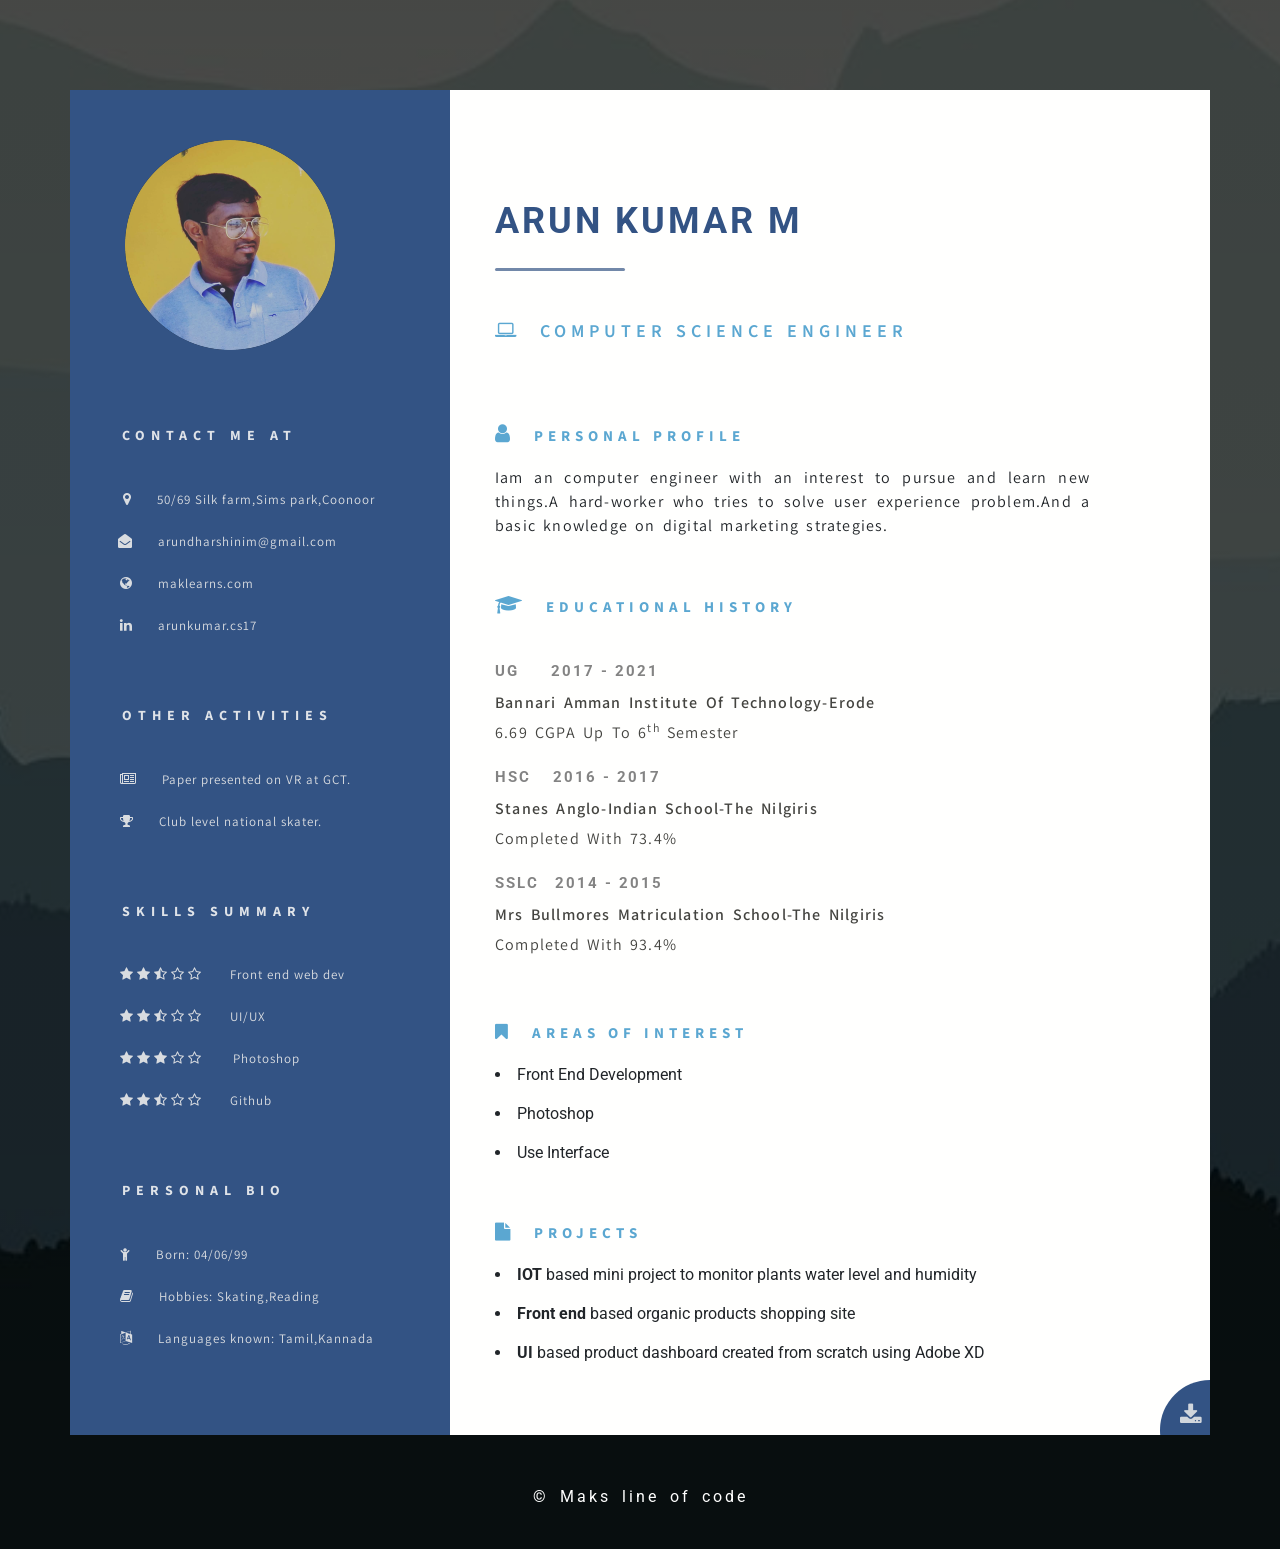
<file: index.html>
<!DOCTYPE html>
<html lang="en">

<head>
    <meta charset="UTF-8">
    <meta name="viewport" content="width=device-width, initial-scale=1.0">
    <meta http-equiv="X-UA-Compatible" content="ie=edge">
    <meta name="Description" content="Enter your description here" />
    <!-- bootstarp CDN -->
    <link rel="stylesheet" href="https://cdnjs.cloudflare.com/ajax/libs/twitter-bootstrap/4.5.2/css/bootstrap.min.css">
    <!-- Font awesome 4 CDN -->
    <link rel="stylesheet" href="https://stackpath.bootstrapcdn.com/font-awesome/4.7.0/css/font-awesome.min.css"
        integrity="sha384-wvfXpqpZZVQGK6TAh5PVlGOfQNHSoD2xbE+QkPxCAFlNEevoEH3Sl0sibVcOQVnN" crossorigin="anonymous">
    <!-- Normal CSS -->
    <link type="text/css" rel="stylesheet" href="style.css">
    <link rel="icon" type="logo" href="img/favicon.png">
    <title>Mak's&ensp;Resume</title>
</head>

<body>
    <div class="container">
        <div class="row">
            <!-- profile-left-side -->
            <div class="col-md-4 no-gutters profile-left">
                <div class="profile-content">
                    <!-- dp picture -->
                    <div class="dp">
                        <img class="profile-pic" width="210" src="img/circle-cropped.png">
                    </div>

                    <!-- contact details -->
                    <div class="contact">
                        <h6>contact me at</h6>
                        <div class="contact-details">
                            <a><i class="fa fa-map-marker"></i>50/69 Silk farm,Sims park,Coonoor</a><br>
                            <a><i class="fa fa-envelope-open"></i>arundharshinim@gmail.com</a><br>
                            <a><i class="fa fa-globe"></i>maklearns.com</a><br>
                            <a><i class="fa fa-linkedin"></i>arunkumar.cs17</a><br>
                        </div>
                    </div>
                    <div class="dropdown-divider"></div>

                    <!-- co-curricular activity  -->
                    <div class="co-activities">
                        <h6>other activities</h6>
                        <div class="co-details">
                            <a><i class="fa fa-newspaper-o"></i>Paper presented on VR at GCT.</a><br>
                            <a><i class="fa fa-trophy"></i>Club level national skater.</a>
                        </div>
                    </div>
                    <div class="dropdown-divider"></div>
                    <!--Skills Summary-->
                    <div class="skills-rating">
                        <h6>skills summary</h6>
                        <div class="rating">

                            <div class="rating-star"><i class="fa fa-star"></i><i class="fa fa-star"></i><i
                                    class="fa fa-star-half-o"></i><i class="fa fa-star-o"></i><i
                                    class="fa fa-star-o"></i></div><a>Front end web dev</a><br>

                            <div class="rating-star"><i class="fa fa-star"></i><i class="fa fa-star"></i><i
                                    class="fa fa-star-half-o"></i><i class="fa fa-star-o"></i><i
                                    class="fa fa-star-o"></i></div><a>UI/UX</a><br>

                            <div class="rating-star"><i class="fa fa-star"></i><i class="fa fa-star"></i><i
                                    class="fa fa-star"></i><i class="fa fa-star-o"></i><i class="fa fa-star-o"></i>
                            </div><a>Photoshop</span><a><br>

                                    <div class="rating-star"><i class="fa fa-star"></i><i class="fa fa-star"></i><i
                                            class="fa fa-star-half-o"></i><i class="fa fa-star-o"></i><i
                                            class="fa fa-star-o"></i></div><a>Github</a><br>
                        </div>
                    </div>
                    <div class="dropdown-divider"></div>
                    <!-- personal bio -->
                    <div class="personal-bio">
                        <h6>personal bio</h6>
                        <div class="bio-details">
                            <a><i class="fa fa-child"></i>Born:&nbsp;04/06/99</a><br>
                            <a><i class="fa fa-book"></i>Hobbies:&nbsp;Skating,Reading</a><br>
                            <a><i class="fa fa-language"></i>Languages known:&nbsp;Tamil,Kannada</a>
                        </div>
                    </div>
                </div>
            </div>
            <div class="dropdown-divider"></div>
            <!-- profile-left-side ends here -->



            <!-- Details-right-side -->
            <div class="col-md-8 no-gutters details-right">
                <div class="right-resume">
                    <h1>ARUN KUMAR M</h1>
                    <i class="fa fa-laptop" style="font-size:20px;"></i>
                    <h4>COMPUTER SCIENCE ENGINEER</h4>
                    <div class="personal-details">
                        <i class="fa fa-user"></i>
                        <h6>personal profile</h6>
                        <p style="width: 85%;text-align: justify;">Iam an computer engineer with an interest to pursue
                            and learn new things.A hard-worker who tries to solve user experience problem.And a basic
                            knowledge on digital marketing strategies.</p>
                    </div>
                    <!-- education qualification -->
                    <div class="edu-history">
                        <i class="fa fa-graduation-cap"></i>
                        <h6>educational history</h6>
                        <div class="college">
                            <h5 class="board">UG &ensp;&ensp;&nbsp;2017 - 2021 </h5>
                            <p class="light-head">Bannari Amman Institute of Technology-Erode</p>
                            <p>6.69 CGPA Up to 6<sup>th</sup> Semester</p>
                        </div>
                        <div class="hsc">
                            <h5 class="board">HSC &ensp; 2016 - 2017 </h5>
                            <p class="light-head">Stanes Anglo-Indian School-the nilgiris</p>
                            <p>Completed with 73.4&#37;</p>
                        </div>
                        <div class="sslc">
                            <h5 class="board">SSLC &ensp;2014 - 2015</h5>
                            <p class="light-head">Mrs Bullmores Matriculation School-the nilgiris</p>
                            <p>Completed with 93.4&#37;</p>
                        </div>
                    </div>
                    <!-- areas of interest -->
                    <div class="interest">
                        <i class="fa fa-bookmark"></i>
                        <h6>Areas of interest</h6>
                        <!-- <ul class="area-list"> -->
                        <li>Front End Development</li>
                        <li>Photoshop</li>
                        <li>Use Interface</li>
                        <!-- </ul> -->
                    </div>
                    <!-- projects -->
                    <div class="projects">
                        <i class="fa fa-file"></i>
                        <h6>projects</h6>
                        <div class="project-list">

                            <li><b>IOT</b> based mini project to monitor plants water level and humidity</li>
                            <li><b>Front end</b> based organic products shopping site</li>
                            <li><b>UI</b> based product dashboard created from scratch using Adobe XD</li>

                        </div>
                    </div>
                    <!-- project ends here -->
                    <div class="download">
                        <a href="Maks-resume.pdf" download="Resume 171CS118">
                            <i class="fa fa-download" aria-hidden="true"></i>
                        </a>
                        <span style=" color:">PDF</span>
                       
                    </div>
                </div>
            </div>
            <!-- Details-right-side ends here -->
        </div>
    </div>
    <center
        style="margin-top: -40px; margin-bottom: 40px; color: white; letter-spacing: 3px; word-spacing:4px; font-weight: 400;">
        <span>&copy; Maks line of code</span></center>
    <script src="https://cdnjs.cloudflare.com/ajax/libs/jquery/3.5.1/jquery.min.js"></script>
    <script src="https://cdnjs.cloudflare.com/ajax/libs/popper.js/1.16.1/umd/popper.min.js"></script>
    <script src="https://cdnjs.cloudflare.com/ajax/libs/twitter-bootstrap/4.5.2/js/bootstrap.min.js"></script>
</body>
</html>
</file>
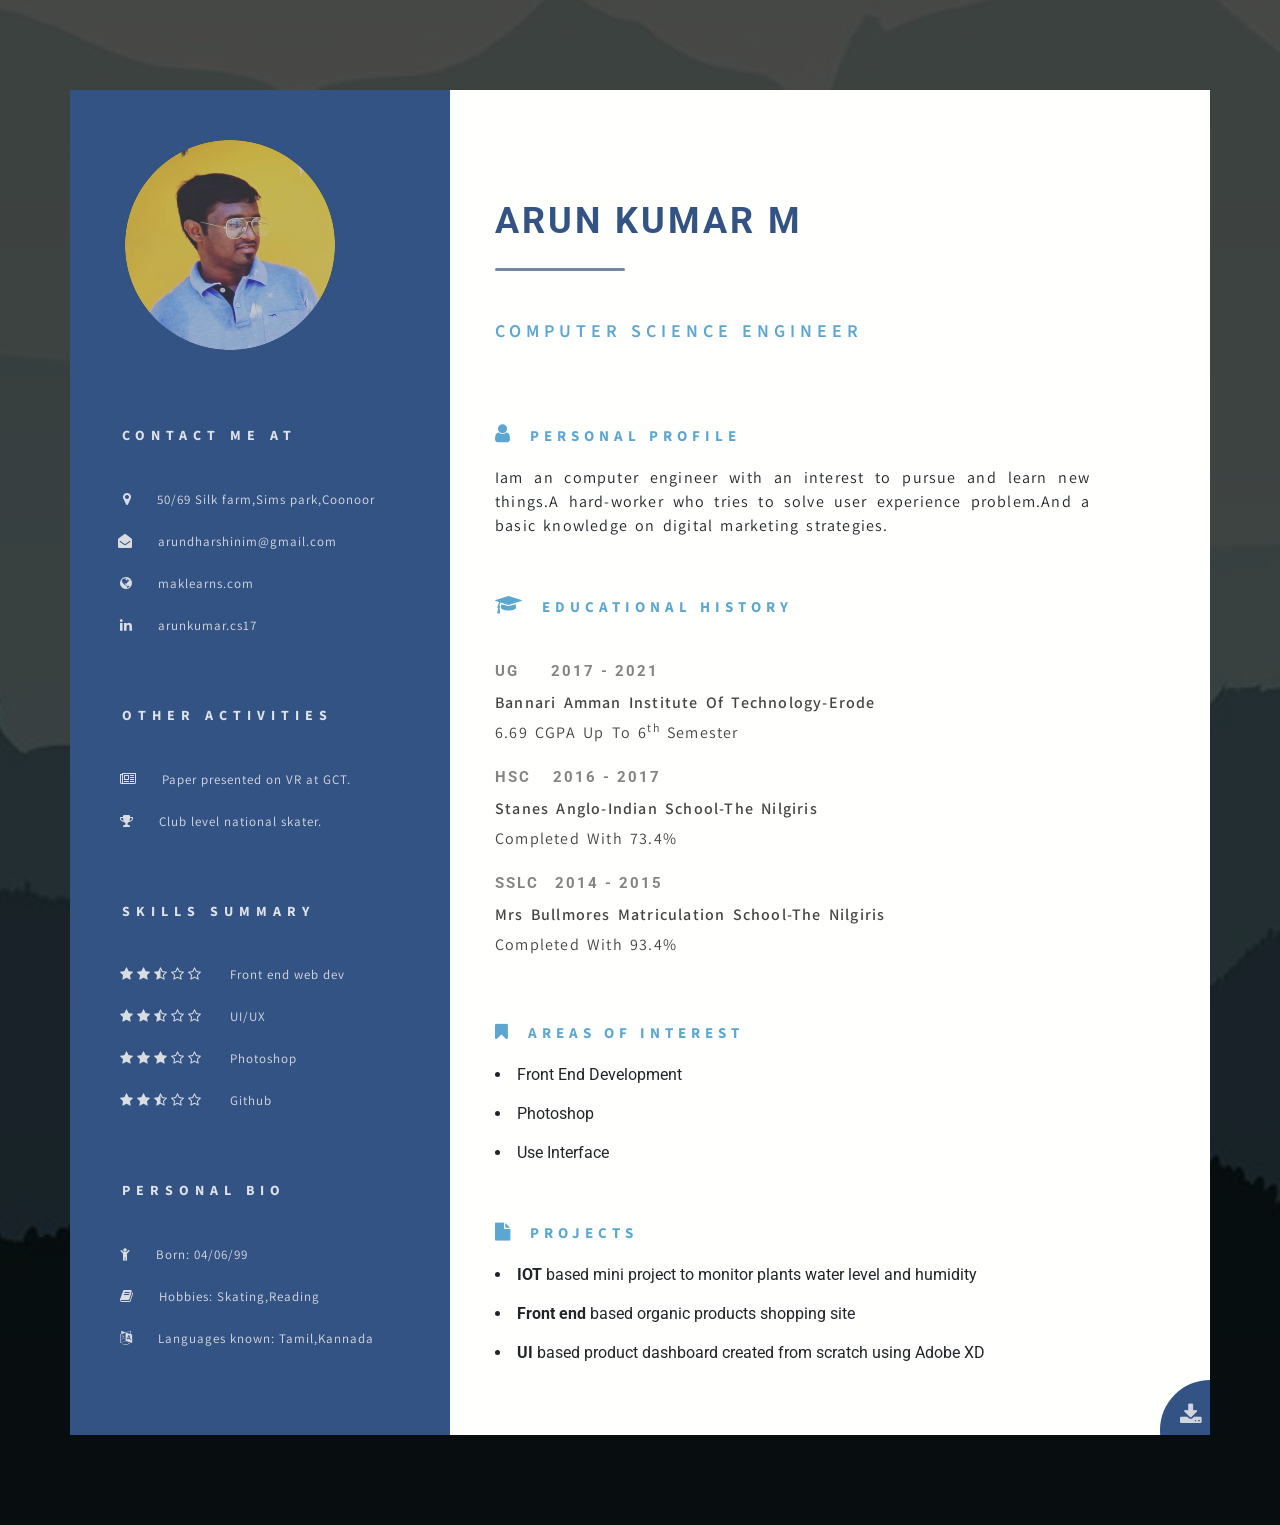
<file: resume.html>
<!DOCTYPE html>
<html lang="en">
<head>
<meta charset="UTF-8">
<meta name="viewport" content="width=device-width, initial-scale=1.0">
<meta http-equiv="X-UA-Compatible" content="ie=edge">
<meta name="Description" content="Enter your description here"/>
<!-- bootstarp CDN -->
<link rel="stylesheet" href="https://cdnjs.cloudflare.com/ajax/libs/twitter-bootstrap/4.5.2/css/bootstrap.min.css">
<!-- Font awesome 4 CDN -->
<link rel="stylesheet" href="https://stackpath.bootstrapcdn.com/font-awesome/4.7.0/css/font-awesome.min.css" integrity="sha384-wvfXpqpZZVQGK6TAh5PVlGOfQNHSoD2xbE+QkPxCAFlNEevoEH3Sl0sibVcOQVnN" crossorigin="anonymous">
<!-- Normal CSS -->
<link   type="text/css" rel="stylesheet" href="style.css">
<title>MAK's-Resume</title>
</head>
<body>
    <div class="container">
        <div class="row">
<!-- profile-left-side -->
            <div class="col-md-4 no-gutters profile-left">
                <div class="profile-content">
<!-- dp picture -->
                    <div class="dp">
                        <img class="profile-pic" width="210" src="circle-cropped.png">
                    </div>
                    
<!-- contact details -->
                    <div class="contact">
                        <h6>contact me at</h6>
                        <div class="contact-details">
                            <a><i class="fa fa-map-marker"></i>50/69 Silk farm,Sims park,Coonoor</a><br>
                            <a><i class="fa fa-envelope-open"></i>arundharshinim@gmail.com</a><br>
                            <a><i class="fa fa-globe"></i>maklearns.com</a><br>
                            <a><i class="fa fa-linkedin"></i>arunkumar.cs17</a><br>
                        </div>
                    </div>
                    <div class="dropdown-divider"></div>

<!-- co-curricular activity  -->
                    <div class="co-activities">
                        <h6>other activities</h6>
                        <div class="co-details">
                            <a><i class="fa fa-newspaper-o"></i>Paper presented on VR at GCT.</a><br>
                            <a><i class="fa fa-trophy"></i>Club level national skater.</a>
                        </div>
                    </div>
                    <div class="dropdown-divider"></div>
<!--Skills Summary-->
                    <div class="skills-rating">
                        <h6>skills summary</h6>
                        <div class="rating">

                            <div class="rating-star"><i class="fa fa-star"></i><i class="fa fa-star"></i><i class="fa fa-star-half-o"></i><i class="fa fa-star-o"></i><i class="fa fa-star-o"></i></div><a>Front end web dev</a><br>

                            <div class="rating-star"><i class="fa fa-star"></i><i class="fa fa-star"></i><i class="fa fa-star-half-o"></i><i class="fa fa-star-o"></i><i class="fa fa-star-o"></i></div><a>UI/UX</a><br>

                            <div class="rating-star"><i class="fa fa-star"></i><i class="fa fa-star"></i><i class="fa fa-star"></i><i class="fa fa-star-o"></i><i class="fa fa-star-o"></i></div><a>Photoshop</span><a><br>

                            <div class="rating-star"><i class="fa fa-star"></i><i class="fa fa-star"></i><i class="fa fa-star-half-o"></i><i class="fa fa-star-o"></i><i class="fa fa-star-o"></i></div><a>Github</a><br>
                        </div>
                    </div>
                    <div class="dropdown-divider"></div>
<!-- personal bio -->
                    <div class="personal-bio">
                        <h6>personal bio</h6>
                            <div class="bio-details">
                                <a><i class="fa fa-child"></i>Born:&nbsp;04/06/99</a><br>
                                <a><i class="fa fa-book" ></i>Hobbies:&nbsp;Skating,Reading</a><br>
                                <a><i class="fa fa-language" ></i>Languages known:&nbsp;Tamil,Kannada</a>
                            </div>
                    </div>
                </div>
            </div>
            <div class="dropdown-divider"></div>
<!-- profile-left-side ends here -->
            


<!-- Details-right-side -->
            <div class="col-md-8 no-gutters details-right">
                <div class="right-resume">
                    <h1>ARUN KUMAR M</h1>
                    <H4>COMPUTER SCIENCE ENGINEER</H4>
                    <div class="personal-details">
                        <i class="fa fa-user"></i><h6>personal profile</h6>
                        <p style="width: 85%;text-align: justify;" >Iam an computer engineer with an interest to pursue and learn new things.A hard-worker who tries to solve user experience problem.And a basic knowledge on digital marketing strategies.</p>
                    </div>
<!-- education qualification -->
                    <div class="edu-history">
                        <i class="fa fa-graduation-cap"></i><h6>educational history</h6>
                        <div class="college">
                            <h5 class="board">UG &ensp;&ensp;&nbsp;2017 - 2021 </h5>
                            <p class="light-head">Bannari Amman Institute of Technology-Erode</p>
                            <p>6.69 CGPA Up to 6<sup>th</sup> Semester</p>
                        </div>
                        <div class="hsc">
                            <h5 class="board" >HSC &ensp;  2016 - 2017 </h5>
                            <p class="light-head">Stanes Anglo-Indian School-the nilgiris</p>
                            <p>Completed with 73.4&#37;</p>
                        </div>
                        <div class="sslc">
                            <h5 class="board" >SSLC &ensp;2014 - 2015</h5>
                            <p class="light-head">Mrs Bullmores Matriculation School-the nilgiris</p>
                            <p>Completed with 93.4&#37;</p>
                        </div>
                    </div>
<!-- areas of interest -->
                    <div class="interest">
                        <i class="fa fa-bookmark"></i><h6>Areas of interest</h6>
                        <!-- <ul class="area-list"> -->
                            <li>Front End Development</li>
                            <li>Photoshop</li>
                            <li>Use Interface</li>
                        <!-- </ul> -->
                    </div>
<!-- projects -->
                    <div class="projects">
                        <i class="fa fa-file"></i><h6>projects</h6>
                        <div class="project-list">
                            
                                <li><b>IOT</b> based mini project to monitor plants water level and humidity</li>
                                <li><b>Front end</b> based organic products shopping site</li>
                                <li><b>UI</b> based product dashboard created from scratch using Adobe XD</li>
                            
                        </div>
                    </div>
<!-- project ends here -->
                    <div class="download">
                        <a href="#" target="_blank"><i class="fa fa-download" aria-hidden="true"></i></a>
                    </div>
                </div>
            </div>
<!-- Details-right-side ends here -->
        </div>
    </div>
<script src="https://cdnjs.cloudflare.com/ajax/libs/jquery/3.5.1/jquery.min.js"></script>
<script src="https://cdnjs.cloudflare.com/ajax/libs/popper.js/1.16.1/umd/popper.min.js"></script>
<script src="https://cdnjs.cloudflare.com/ajax/libs/twitter-bootstrap/4.5.2/js/bootstrap.min.js"></script>
</body>
</html>
</file>
<file: style.css>
@import url('https://fonts.googleapis.com/css2?family=Assistant:wght@200;300;400;500;600&family=Roboto:wght@500;700;900&family=Source+Sans+Pro:wght@200;400;600;700&display=swap');

/* font family
font-family: 'Assistant', sans-serif; text
font-family: 'Roboto', sans-serif; name
font-family: 'Source Sans Pro', sans-serif; heading
 */

* {
    border: 0px;
    padding: 0px;
    box-sizing: border-box;
}

body {
    background-image: linear-gradient(rgba(0, 0, 0, 0.699), rgba(0, 0, 0, 0.671)), url(img/bg.jpg);
    background-repeat: no-repeat;
    background-position: center;
    background-clip: padding-box;
    background-size: 3000px;
}

.container {

    margin-top: 90px;
    margin-bottom: 90px;
    /* box-shadow: 2px 2.5px 5px  #335384a4; */
    overflow: hidden;
}

/* common items */

h6 {
    text-transform: uppercase;
    font-weight: 700;
    font-size: 14px;
    font-family: 'Source Sans Pro', sans-serif;
    letter-spacing: 5px;
    color: #5ba7d1;
}

a,
p {
    font-family: 'Assistant', sans-serif;
}

p {
    letter-spacing: 1.2px;
    word-spacing: 3px;
    font-weight: 400;
}

i {
    color: #e9e9e9e9;
}

/* common icon */
.contact-details i,
.co-details i,
.bio-details i {
    margin-left: 35px;
    margin-right: 25px;
    margin-bottom: 23px;
}

/* resume left */
.dp {
    margin: 50px auto 78px 40px;
    opacity: 0.90;
}

.profile-left {
    background-color: #335384;
    color: #e9e9e9e9;
}

.profile-content {}

.profile-left i {
    font-size: 14px;
}

.profile-left h6 {
    margin: 44px 0px 42px 37px;
    /* border-bottom: #e7e7e7e7 1px solid;
    border-width: thin;
    padding-bottom: 2px; */
    color: #f5f5f5e3;
    letter-spacing: 6px;

}

.profile-left a {
    font-size: 13px;
    text-decoration: none;
    letter-spacing: 1px;

}

/* contact details */
.contact-details a {
    text-align: justify;
}

/* specific icon  */
.fa-map-marker {
    margin-left: 38px !important;
}

.fa-envelope-open {
    margin-left: 33px !important;
}

/* skills summary */
.rating-star {
    display: inline;
    margin: 0px 25px 0px 35px;
    font-size: 13px;
}

.rating-star i {
    letter-spacing: 4px;
    margin-bottom: 23px;
}

/* personal bio */
/* .personal-bio,.contact,.co-activities,.skills-rating
{
    margin-bottom: 50px;
}
*/
.personal-bio {
    margin-bottom: 40px;
}

.dropdown-divider {
    visibility: hidden;
    color: #e1e1e19d;
}

/* --------------- -----------*/
/* ------Right Resume-------- */
/* -------------- ------------*/
.details-right {
    background-color: #fffffe;
}

.right-resume {
    margin-left: 30px;
}

h1 {
    font-size: 36px;
    color: #335384;
    font-family: 'Roboto', sans-serif;
    font-weight: 700;
    letter-spacing: 3px;
    margin-top: 110px;


}

h1::after {
    content: '';
    margin: 25px 0 25px 0;
    width: 130px;
    height: 2.5px;
    border-radius: 3px;
    display: block;
    background-color: #335384b0;
}

h4 {
    font-size: 18px;
    letter-spacing: 5px;
    color: #5ba7d1;
    font-weight: 600;
    font-family: 'Source Sans Pro', sans-serif;
    margin-top: 25px;
    margin-bottom: 41px;
    display: inline-block;
}

.right-resume h6 {
    font-size: 15px;
    margin-top: 45px;
    margin-bottom: 20px;
    display: inline-block;
}

.right-resume i {
    color: #5ba7d1;
    font-size: 18px;
    margin-right: 20px;
}

.edu-history i,
.personal-details i {
    font-size: 21px;
}

.board {
    letter-spacing: 2px;
    font-size: 15px;
    color: #444444a9;
    font-weight: 700;
    margin-bottom: 16px;
    margin-top: 25px;
}

.edu-history p {
    line-height: 14px;
    text-transform: capitalize;
}

.light-head {
    color: #444440;
    font-weight: 600;
}

.college p:last-child,
.hsc p:last-child,
.sslc p:last-child {
    color: #444440;
    font-weight: 400;
    margin-bottom: 28px;
    word-spacing: 3px;
}

.interest li,
.project-list li {
    margin-bottom: 15px;
}

.download {
    width: 100px;
    height: 100px;
    background-color: #335384;
    border-radius: 50%;
    float: right;
    margin-right: -65px;
    margin-bottom: -45px;

}

.download a {
    margin-top: 8px;
    float: left;
    margin-left: 20px;
}

.download a i {
    margin-top: 15px;
    color: #e9e9e9de;
    font-size: 23px;
}

/* media print */
@media print {
    body {
        -webkit-filter: drop-shadow(0.5px 0.5px 4px #33538463);
    }

    .container {
        visibility: visible;

    }
}

/* webkit to print background color */
body {
    -webkit-print-color-adjust: exact !important;
}
</file>
